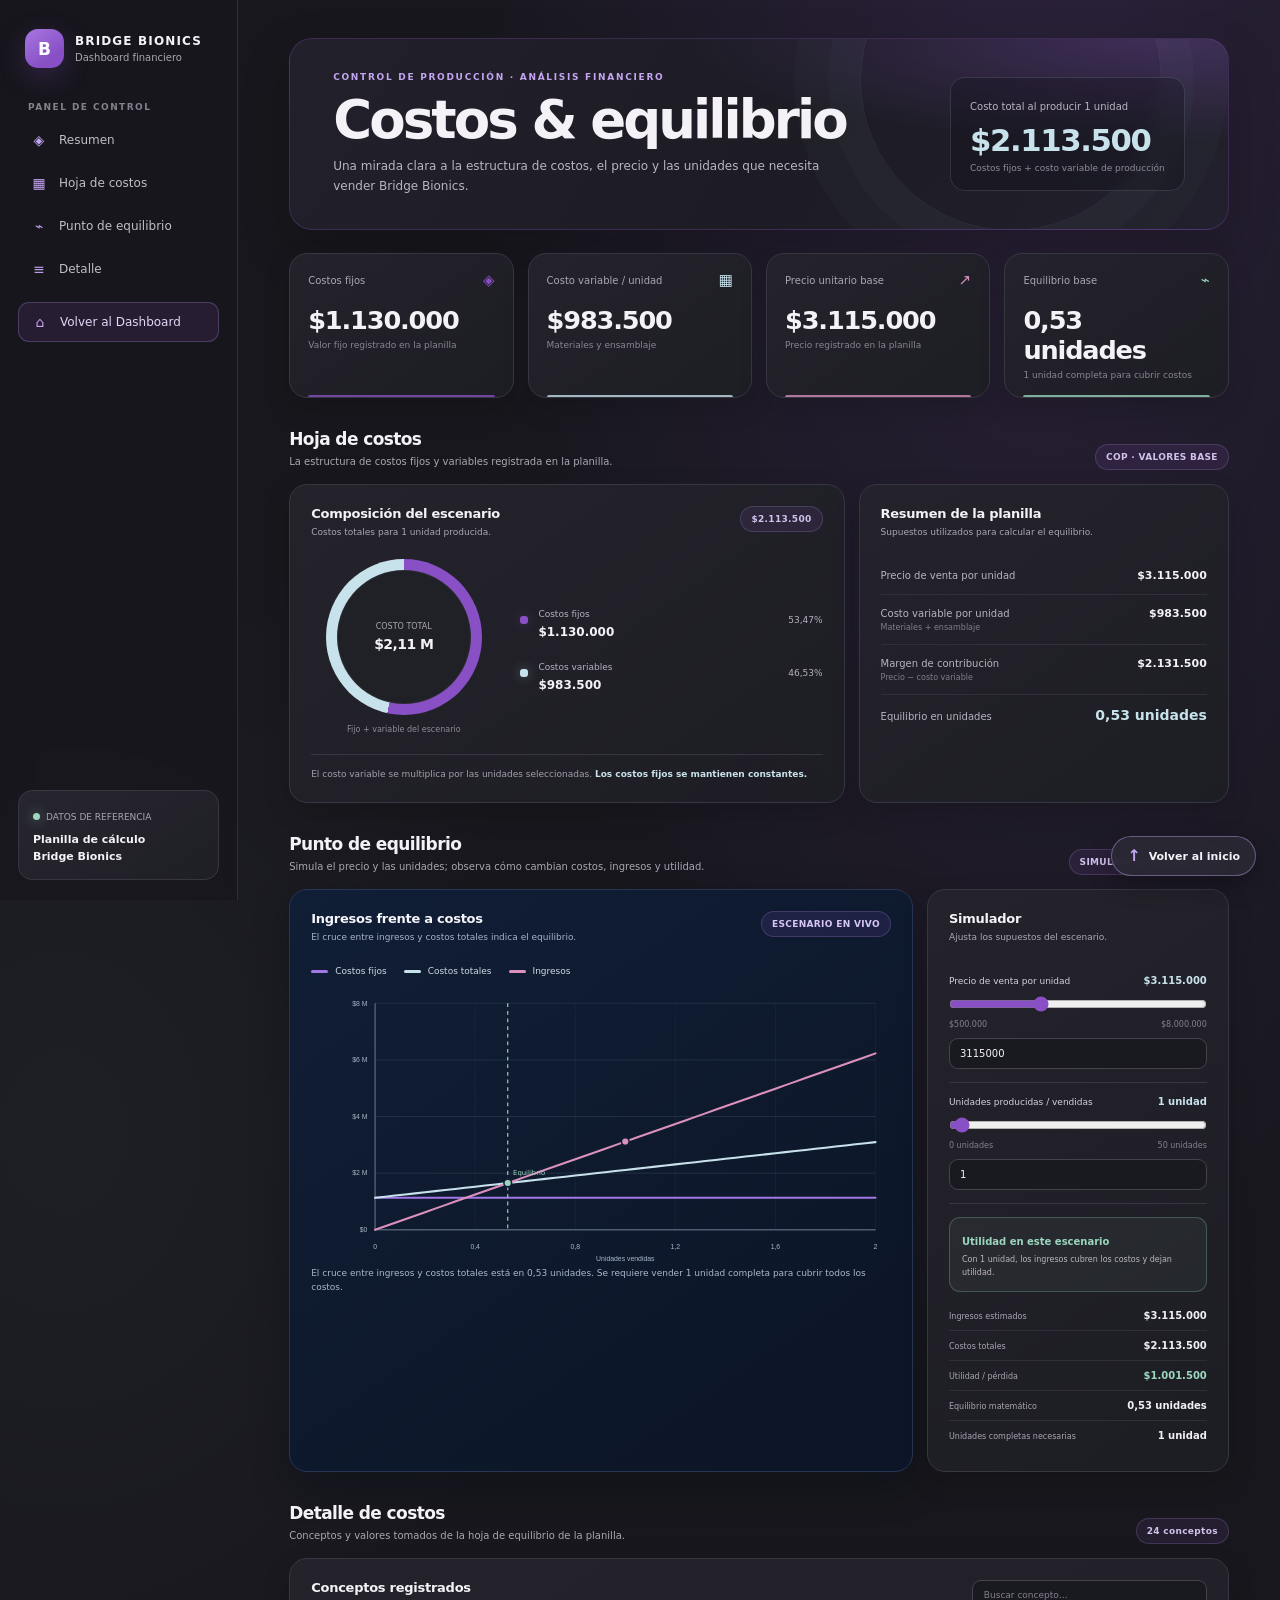
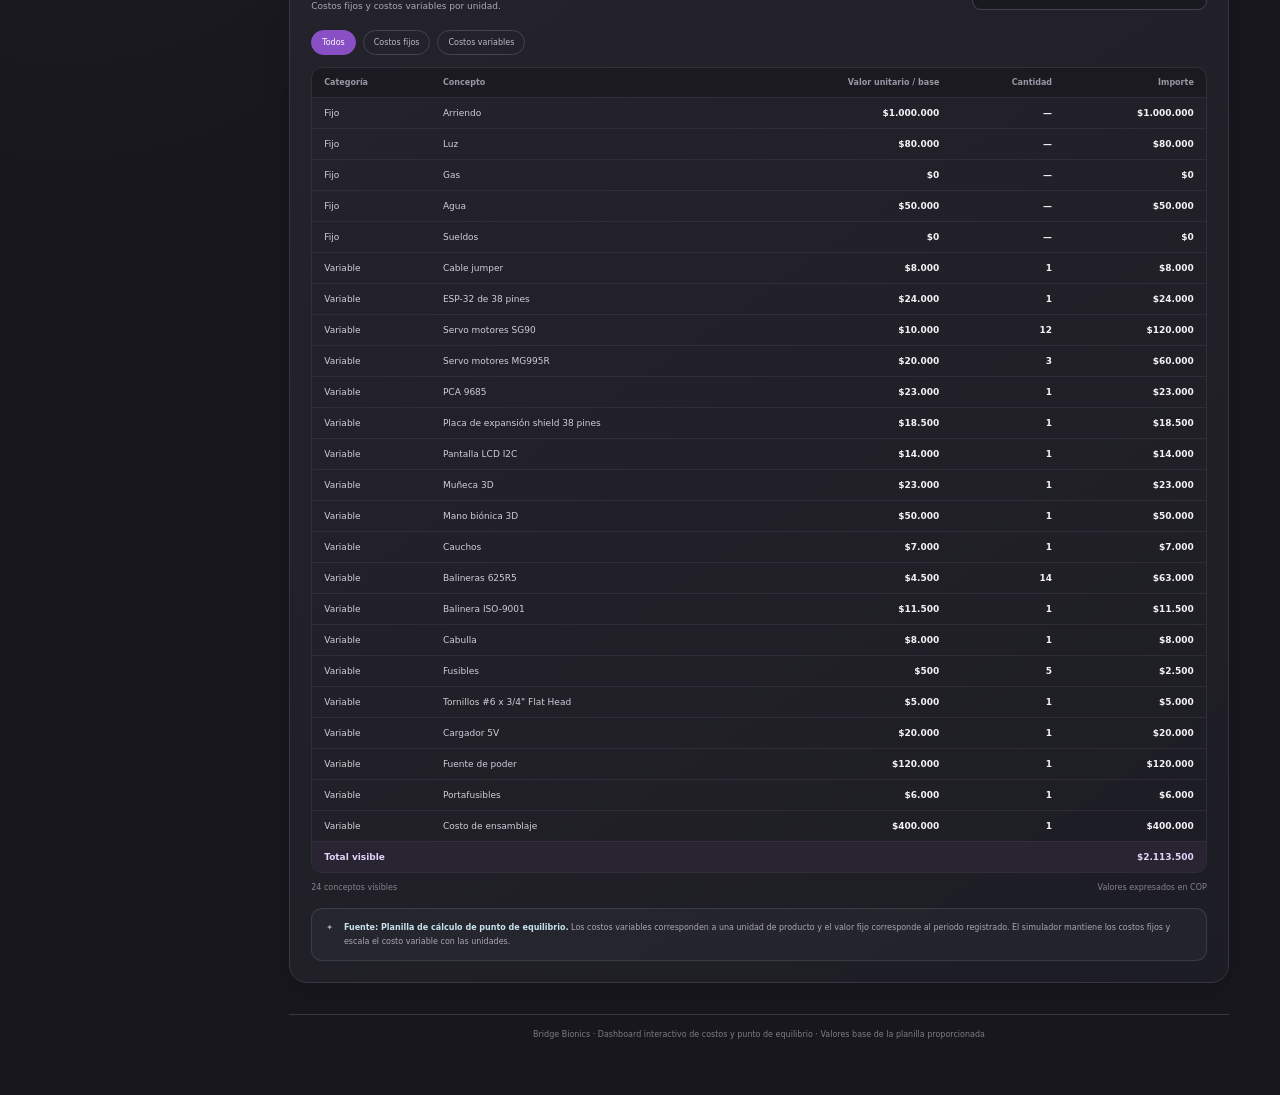
<file: Dashboard_Hoja_de_Costo/index (3).html>
<!doctype html>
<html lang="es">
<head>
  <meta charset="utf-8">
  <meta name="viewport" content="width=device-width, initial-scale=1">
  <meta name="theme-color" content="#17171d">
  <meta name="description" content="Dashboard interactivo de costos de producción y punto de equilibrio de Bridge Bionics.">
  <title>Costos y equilibrio · Bridge Bionics</title>
  <style>
    :root {
      color-scheme: dark;
      --bg: #17171d;
      --surface: #202027;
      --surface-2: #292832;
      --surface-deep: #191920;
      --line: #393643;
      --text: #f4f2f7;
      --muted: #aaa7b3;
      --violet: #8950c6;
      --violet-light: #c4a5f2;
      --blue: #c8e2ec;
      --rose: #dc91bd;
      --amber: #e3b779;
      --green: #9bd6bd;
      --radius: 18px;
      font-family: Inter, Montserrat, ui-sans-serif, system-ui, -apple-system, BlinkMacSystemFont, "Segoe UI", sans-serif;
      scroll-behavior: smooth;
      scroll-padding-top: 28px;
    }
    * { box-sizing: border-box; }
    body {
      min-width: 320px;
      min-height: 100vh;
      margin: 0;
      color: var(--text);
      background:
        radial-gradient(ellipse at 82% -12%, rgba(137,80,198,.19), transparent 38rem),
        radial-gradient(ellipse at 5% 42%, rgba(200,226,236,.045), transparent 32rem),
        var(--bg);
    }
    button, input { font: inherit; }
    button { color: inherit; }
    a { color: inherit; }
    :focus-visible { outline: 2px solid var(--blue); outline-offset: 3px; }
    .app { min-height: 100vh; }
    .sidebar {
      position: fixed;
      inset: 0 auto 0 0;
      z-index: 5;
      display: flex;
      width: 238px;
      flex-direction: column;
      gap: 34px;
      padding: 29px 18px 20px;
      border-right: 1px solid rgba(57,54,67,.75);
      background: rgba(24,23,30,.93);
      backdrop-filter: blur(18px);
    }
    .brand { display: flex; align-items: center; gap: 11px; padding: 0 7px; text-decoration: none; }
    .brand-mark {
      display: grid;
      width: 39px;
      height: 39px;
      place-items: center;
      border-radius: 13px;
      color: #fff;
      background: linear-gradient(145deg, #a777e1, var(--violet) 70%);
      box-shadow: 0 8px 26px rgba(137,80,198,.25);
      font-size: 17px;
      font-weight: 850;
    }
    .brand strong { display: block; font-size: 12px; letter-spacing: .095em; }
    .brand small { display: block; margin-top: 4px; color: var(--muted); font-size: 10px; }
    .nav-label { padding: 0 10px; color: #85818e; font-size: 9px; font-weight: 800; letter-spacing: .16em; text-transform: uppercase; }
    .nav { display: grid; gap: 5px; margin-top: -25px; }
    .nav a {
      display: flex;
      align-items: center;
      gap: 11px;
      padding: 11px 12px;
      border-radius: 11px;
      color: #c1bec9;
      font-size: 12px;
      text-decoration: none;
      transition: background .2s, color .2s, transform .2s;
    }
    .nav a:hover { transform: translateX(2px); color: #fff; background: var(--surface-2); }
    .nav-icon { width: 18px; color: var(--violet-light); text-align: center; font-size: 14px; }
    .nav a.home-link { margin-top: 9px; border: 1px solid rgba(196,165,242,.24); color: #e4d7f7; background: rgba(137,80,198,.13); }
    .nav a.home-link:hover { border-color: rgba(196,165,242,.48); color: #fff; background: rgba(137,80,198,.25); }
    .side-source {
      margin-top: auto;
      padding: 14px;
      border: 1px solid var(--line);
      border-radius: 14px;
      background: linear-gradient(145deg, rgba(41,40,50,.9), rgba(32,32,39,.86));
    }
    .source-dot { display: inline-block; width: 7px; height: 7px; margin-right: 6px; border-radius: 50%; background: var(--green); box-shadow: 0 0 12px rgba(155,214,189,.5); }
    .side-source span { color: var(--muted); font-size: 9px; }
    .side-source strong { display: block; margin-top: 8px; font-size: 11px; line-height: 1.5; }
    main { width: min(1540px, 100% - 238px); margin-left: 238px; padding: 38px clamp(24px, 4vw, 62px) 56px; }
    .hero {
      position: relative;
      display: flex;
      min-height: 192px;
      align-items: center;
      justify-content: space-between;
      gap: 25px;
      overflow: hidden;
      margin-bottom: 23px;
      padding: 30px clamp(24px, 4vw, 43px);
      border: 1px solid rgba(137,80,198,.27);
      border-radius: 23px;
      background:
        radial-gradient(ellipse at 92% 0%, rgba(137,80,198,.29), transparent 38%),
        linear-gradient(120deg, #22202a, #1d1c25 54%, #22202c);
      box-shadow: 0 19px 50px rgba(0,0,0,.19);
    }
    .hero:after {
      position: absolute;
      top: -110px;
      right: 7%;
      width: 300px;
      height: 300px;
      border: 1px solid rgba(200,226,236,.075);
      border-radius: 50%;
      content: "";
      box-shadow: 0 0 0 32px rgba(200,226,236,.018), 0 0 0 66px rgba(200,226,236,.014);
      pointer-events: none;
    }
    .hero-copy, .hero-total { position: relative; z-index: 1; }
    .eyebrow { color: var(--violet-light); font-size: 9px; font-weight: 850; letter-spacing: .19em; text-transform: uppercase; }
    h1 { margin: 11px 0 9px; font-size: clamp(31px, 4.5vw, 53px); letter-spacing: -.055em; line-height: 1.02; }
    .hero p { max-width: 510px; margin: 0; color: #b9b5c1; font-size: 12px; line-height: 1.7; }
    .hero-total { min-width: 205px; padding: 17px 19px; border: 1px solid rgba(200,226,236,.14); border-radius: 15px; background: rgba(12,14,22,.26); backdrop-filter: blur(8px); }
    .hero-total span { color: #b9b5c1; font-size: 10px; }
    .hero-total strong { display: block; margin-top: 8px; color: var(--blue); font-size: clamp(23px, 2.4vw, 31px); letter-spacing: -.045em; font-variant-numeric: tabular-nums; }
    .hero-total small { display: block; margin-top: 5px; color: #908b9a; font-size: 9px; }
    .section { margin-top: 31px; scroll-margin-top: 25px; }
    .section-heading { display: flex; align-items: flex-end; justify-content: space-between; gap: 15px; margin-bottom: 14px; }
    .section-heading h2 { margin: 0; font-size: 17px; letter-spacing: -.035em; }
    .section-heading p { margin: 5px 0 0; color: var(--muted); font-size: 10px; line-height: 1.6; }
    .badge { flex: 0 0 auto; padding: 7px 10px; border: 1px solid rgba(196,165,242,.19); border-radius: 30px; color: #d2c2eb; background: rgba(137,80,198,.12); font-size: 9px; font-weight: 700; letter-spacing: .035em; }
    .grid { display: grid; gap: 14px; }
    .kpis { grid-template-columns: repeat(4, minmax(0,1fr)); }
    .card {
      min-width: 0;
      border: 1px solid var(--line);
      border-radius: var(--radius);
      background: linear-gradient(145deg, rgba(36,35,44,.97), rgba(29,29,36,.98));
      box-shadow: 0 10px 28px rgba(0,0,0,.14);
    }
    .kpi { position: relative; min-height: 123px; overflow: hidden; padding: 17px 18px; transition: transform .25s, border-color .25s, box-shadow .25s; }
    .kpi:hover { transform: translateY(-3px); border-color: color-mix(in srgb, var(--accent) 42%, var(--line)); box-shadow: 0 16px 33px rgba(0,0,0,.24); }
    .kpi:after { position: absolute; right: 18px; bottom: 0; left: 18px; height: 2px; border-radius: 2px 2px 0 0; background: var(--accent); content: ""; opacity: .78; }
    .kpi-head { display: flex; align-items: center; justify-content: space-between; gap: 8px; color: var(--muted); font-size: 10px; }
    .kpi-icon { color: var(--accent); font-size: 15px; }
    .kpi-value { display: block; margin-top: 16px; font-size: clamp(19px, 2vw, 26px); font-weight: 750; letter-spacing: -.045em; font-variant-numeric: tabular-nums; }
    .kpi-caption { display: block; margin-top: 5px; color: #888592; font-size: 9px; }
    .section-grid { grid-template-columns: minmax(0,1.2fr) minmax(280px,.8fr); }
    .panel { padding: 21px; }
    .panel-heading { display: flex; align-items: flex-start; justify-content: space-between; gap: 12px; margin-bottom: 17px; }
    .panel-heading h3 { margin: 0; font-size: 13px; letter-spacing: -.02em; }
    .panel-heading p { margin: 5px 0 0; color: var(--muted); font-size: 9px; line-height: 1.55; }
    .cost-composition { display: grid; grid-template-columns: minmax(130px,.76fr) minmax(0,1.24fr); align-items: center; gap: 24px; min-height: 180px; }
    .donut-wrap { display: grid; justify-items: center; gap: 10px; }
    .donut {
      display: grid;
      width: 156px;
      place-items: center;
      aspect-ratio: 1;
      border-radius: 50%;
      background: conic-gradient(var(--violet) 0 var(--fixed-share, 53%), var(--blue) var(--fixed-share, 53%) 100%);
      position: relative;
      transition: background .5s ease;
    }
    .donut:before { position: absolute; inset: 11px; border: 1px solid rgba(255,255,255,.055); border-radius: 50%; background: #202027; content: ""; }
    .donut-center { z-index: 1; text-align: center; }
    .donut-center span { display: block; color: var(--muted); font-size: 8px; }
    .donut-center strong { display: block; margin-top: 5px; font-size: 14px; letter-spacing: -.04em; }
    .donut-caption { color: #8f8b98; font-size: 8px; text-align: center; }
    .cost-legend { display: grid; gap: 16px; }
    .legend-row { display: grid; grid-template-columns: 9px minmax(0,1fr) auto; align-items: center; gap: 9px; }
    .legend-dot { width: 8px; height: 8px; border-radius: 3px; background: var(--dot); box-shadow: 0 0 12px color-mix(in srgb, var(--dot) 35%, transparent); }
    .legend-row span { color: #b6b2bf; font-size: 9px; }
    .legend-row strong { display: block; margin-top: 4px; font-size: 12px; font-variant-numeric: tabular-nums; }
    .legend-percent { color: #8d8997; font-size: 9px; font-variant-numeric: tabular-nums; }
    .cost-total-note { margin: 17px 0 0; padding-top: 12px; border-top: 1px solid var(--line); color: #a39fac; font-size: 9px; line-height: 1.6; }
    .cost-total-note strong { color: var(--blue); }
    .summary-list { display: grid; gap: 0; }
    .summary-row { display: flex; align-items: baseline; justify-content: space-between; gap: 12px; padding: 12px 0; border-bottom: 1px solid rgba(57,54,67,.7); }
    .summary-row:last-child { border-bottom: 0; }
    .summary-row span { color: #b8b4c0; font-size: 10px; }
    .summary-row strong { color: var(--text); font-size: 11px; font-variant-numeric: tabular-nums; text-align: right; }
    .summary-row.total strong { color: var(--blue); font-size: 14px; }
    .summary-row .sub { display: block; margin-top: 4px; color: #817d89; font-size: 8px; }
    .equilibrium-layout { grid-template-columns: minmax(0,1.55fr) minmax(270px,.75fr); align-items: stretch; }
    .chart-panel { overflow: hidden; border-color: #263653; background: linear-gradient(145deg, #101e36, #0d1628 86%); box-shadow: 0 15px 37px rgba(4,11,24,.27); }
    .chart-panel .panel-heading h3 { color: #f6f5fb; }
    .chart-panel .panel-heading p { color: #a6b2c7; }
    .chart-panel .badge { color: #d7c6f5; border-color: rgba(177,148,238,.22); background: rgba(137,80,198,.14); }
    .chart-legend { display: flex; flex-wrap: wrap; gap: 9px 17px; margin: 0 0 8px; }
    .legend-toggle { display: inline-flex; align-items: center; gap: 7px; padding: 4px 0; border: 0; color: #d2d9e6; background: none; font-size: 9px; cursor: pointer; transition: opacity .2s; }
    .legend-toggle[aria-pressed="false"] { opacity: .38; }
    .line-swatch { width: 17px; height: 3px; border-radius: 3px; background: var(--line-color); }
    .chart-wrap { position: relative; min-height: 255px; }
    #equilibrium-chart { display: block; width: 100%; overflow: visible; }
    .chart-grid { stroke: #27354c; stroke-width: 1; }
    .chart-axis { stroke: #8491a6; stroke-width: 1; }
    .chart-label { fill: #aab7ca; font: 9px Inter, Arial, sans-serif; }
    .chart-label.x { text-anchor: middle; }
    .chart-label.y { text-anchor: end; }
    .chart-line { fill: none; stroke-linecap: round; stroke-linejoin: round; stroke-width: 2.7; transition: opacity .25s; }
    .chart-line.fixed { stroke: #a177e5; }
    .chart-line.total { stroke: var(--blue); }
    .chart-line.revenue { stroke: var(--rose); }
    .chart-series.is-hidden { opacity: 0; pointer-events: none; }
    .chart-dot { cursor: pointer; stroke: #101e36; stroke-width: 2; transition: r .15s; }
    .chart-dot:hover, .chart-dot:focus { r: 6.5; outline: none; }
    .break-even-line { stroke: var(--green); stroke-width: 1.5; stroke-dasharray: 5 5; }
    .loss-area { fill: url(#loss-fill); opacity: .35; }
    .chart-tooltip { position: absolute; z-index: 2; display: none; min-width: 155px; padding: 9px 11px; border: 1px solid #43516a; border-radius: 9px; color: #f7f7fb; background: #101a2d; box-shadow: 0 8px 24px rgba(0,0,0,.3); font-size: 9px; line-height: 1.7; pointer-events: none; }
    .chart-footnote { min-height: 28px; margin: 3px 0 0; color: #aab7ca; font-size: 9px; line-height: 1.6; }
    .scenario-panel { display: flex; flex-direction: column; }
    .scenario-control { padding: 13px 0; border-bottom: 1px solid var(--line); }
    .control-head { display: flex; align-items: center; justify-content: space-between; gap: 8px; margin-bottom: 10px; }
    .control-head label { color: #d6d0dd; font-size: 9px; }
    .control-head output { color: var(--blue); font-size: 10px; font-weight: 750; font-variant-numeric: tabular-nums; }
    input[type="range"] { display: block; width: 100%; margin: 8px 0; accent-color: var(--violet); cursor: pointer; }
    .range-hints { display: flex; justify-content: space-between; color: #85818e; font-size: 8px; }
    .number-input { width: 100%; margin-top: 9px; padding: 9px 10px; border: 1px solid #45414f; border-radius: 9px; color: var(--text); background: var(--surface-deep); font-size: 10px; font-variant-numeric: tabular-nums; }
    .scenario-result { margin-top: 13px; padding: 12px; border: 1px solid rgba(220,145,189,.22); border-radius: 11px; background: rgba(220,145,189,.055); transition: border-color .25s, background .25s; }
    .scenario-result.positive { border-color: rgba(155,214,189,.26); background: rgba(155,214,189,.055); }
    .scenario-result strong { color: #f0c5de; font-size: 10px; }
    .scenario-result.positive strong { color: var(--green); }
    .scenario-result p { margin: 5px 0 0; color: #bcb5c2; font-size: 8px; line-height: 1.55; }
    .scenario-stats { display: grid; gap: 0; margin-top: auto; padding-top: 9px; }
    .scenario-stat { display: flex; align-items: baseline; justify-content: space-between; gap: 8px; padding: 9px 0; border-bottom: 1px solid rgba(57,54,67,.65); }
    .scenario-stat:last-child { border-bottom: 0; }
    .scenario-stat span { color: #a9a5b1; font-size: 8px; }
    .scenario-stat strong { color: #f1eff6; font-size: 10px; font-variant-numeric: tabular-nums; text-align: right; }
    .scenario-stat .profit-negative { color: var(--rose); }
    .scenario-stat .profit-positive { color: var(--green); }
    .table-card { overflow: hidden; }
    .table-top { display: flex; align-items: flex-start; justify-content: space-between; gap: 14px; }
    .table-tools { display: flex; align-items: center; gap: 9px; }
    .search { width: min(235px, 25vw); padding: 9px 11px; border: 1px solid #45414f; border-radius: 9px; color: var(--text); background: var(--surface-deep); font-size: 9px; }
    .search::placeholder { color: #85818e; }
    .filters { display: flex; flex-wrap: wrap; gap: 7px; margin: 16px 0 12px; }
    .filter { padding: 7px 10px; border: 1px solid #45414f; border-radius: 20px; color: #bdb9c5; background: transparent; font-size: 8px; cursor: pointer; transition: background .2s, border-color .2s, color .2s; }
    .filter:hover { border-color: var(--violet-light); color: #fff; }
    .filter.active { border-color: var(--violet); color: #fff; background: var(--violet); }
    .table-scroll { overflow-x: auto; border: 1px solid rgba(57,54,67,.7); border-radius: 11px; }
    table { width: 100%; border-collapse: collapse; font-size: 9px; text-align: left; }
    th { padding: 10px 12px; color: #9995a2; background: #1b1a21; font-size: 8px; font-weight: 700; white-space: nowrap; }
    td { padding: 10px 12px; border-top: 1px solid rgba(57,54,67,.58); color: #d0cdd6; }
    td.amount, th.amount { text-align: right; font-variant-numeric: tabular-nums; white-space: nowrap; }
    td.amount { color: #f4f2f7; font-weight: 650; }
    tbody tr:not(.total-row):hover { background: rgba(137,80,198,.075); }
    .total-row td { color: #e3d3f8; background: #282431; font-weight: 750; }
    .empty-row td { padding: 23px; color: var(--muted); text-align: center; }
    .table-footer { display: flex; justify-content: space-between; gap: 12px; margin-top: 10px; color: #85818e; font-size: 8px; }
    .source-note { display: flex; gap: 11px; align-items: flex-start; margin-top: 16px; padding: 12px 14px; border: 1px solid rgba(200,226,236,.12); border-radius: 11px; color: #aaa7b3; background: rgba(200,226,236,.035); font-size: 8px; line-height: 1.7; }
    .source-note strong { color: var(--blue); }
    .footer { margin-top: 31px; padding-top: 15px; border-top: 1px solid var(--line); color: #7f7b87; font-size: 8px; text-align: center; }
    .back-to-top {
      position: fixed;
      right: 24px;
      bottom: 24px;
      z-index: 4;
      display: inline-flex;
      align-items: center;
      gap: 8px;
      padding: 11px 15px;
      border: 1px solid rgba(196,165,242,.42);
      border-radius: 999px;
      color: #f4f2f7;
      background: rgba(41,40,50,.94);
      box-shadow: 0 8px 24px rgba(0,0,0,.3);
      font-size: 11px;
      font-weight: 700;
      text-decoration: none;
      backdrop-filter: blur(12px);
      transition: border-color .2s, background .2s, transform .2s;
    }
    .back-to-top:hover { transform: translateY(-2px); border-color: var(--violet-light); background: #34313f; }
    .back-to-top span { color: var(--violet-light); font-size: 16px; line-height: 1; }
    .reveal { opacity: 0; transform: translateY(14px); transition: opacity .65s ease, transform .65s cubic-bezier(.2,.7,.2,1); }
    .reveal.is-visible { opacity: 1; transform: translateY(0); }
    .kpis .reveal:nth-child(2) { transition-delay: 70ms; }
    .kpis .reveal:nth-child(3) { transition-delay: 140ms; }
    .kpis .reveal:nth-child(4) { transition-delay: 210ms; }
    @keyframes chart-draw { to { stroke-dashoffset: 0; } }
    .chart-line.animate { stroke-dasharray: var(--dash-length); stroke-dashoffset: var(--dash-length); animation: chart-draw 1.05s cubic-bezier(.2,.7,.2,1) forwards; }
    @media (max-width: 1100px) {
      .sidebar { width: 205px; }
      main { width: calc(100% - 205px); margin-left: 205px; padding-right: 28px; padding-left: 28px; }
      .section-grid { grid-template-columns: minmax(0,1fr) minmax(260px,.88fr); }
      .equilibrium-layout { grid-template-columns: minmax(0,1.35fr) minmax(260px,.85fr); }
      .cost-composition { gap: 14px; }
      .donut { width: 136px; }
    }
    @media (max-width: 820px) {
      :root { scroll-padding-top: 70px; }
      .sidebar { position: sticky; inset: 0 0 auto; width: 100%; height: auto; flex-direction: row; align-items: center; justify-content: space-between; gap: 15px; padding: 11px 18px; border-right: 0; border-bottom: 1px solid var(--line); }
      .brand-mark { width: 34px; height: 34px; }
      .nav-label, .side-source { display: none; }
      .nav { display: flex; gap: 4px; margin: 0; }
      .nav a { padding: 9px 10px; font-size: 9px; }
      main { width: 100%; margin: 0; padding: 24px clamp(16px,4vw,34px) 42px; }
      .section-grid, .equilibrium-layout { grid-template-columns: minmax(0,1fr) minmax(250px,.85fr); }
      .section { scroll-margin-top: 70px; }
    }
    @media (max-width: 620px) {
      .sidebar { gap: 8px; padding: 9px 12px; }
      .brand { gap: 8px; padding: 0; }
      .brand-mark { width: 31px; height: 31px; border-radius: 10px; font-size: 14px; }
      .brand strong { font-size: 9px; }
      .brand small { font-size: 8px; }
      .nav { gap: 1px; }
      .nav a { gap: 5px; padding: 8px 7px; font-size: 8px; }
      .nav a.home-link { margin-top: 0; font-size: 0; }
      .nav-icon { width: auto; font-size: 11px; }
      main { padding-top: 17px; }
      .hero { min-height: 0; align-items: flex-start; flex-direction: column; gap: 19px; padding: 24px 20px; border-radius: 18px; }
      .hero-total { width: 100%; min-width: 0; padding: 12px 14px; }
      .hero-total strong { font-size: 24px; }
      .kpis { grid-template-columns: repeat(2,minmax(0,1fr)); gap: 9px; }
      .kpi { min-height: 108px; padding: 14px; }
      .kpi-value { font-size: clamp(18px,5vw,23px); }
      .section { margin-top: 25px; }
      .section-heading { align-items: flex-start; }
      .section-heading h2 { font-size: 15px; }
      .section-grid, .equilibrium-layout { grid-template-columns: minmax(0,1fr); }
      .panel { padding: 17px; }
      .cost-composition { grid-template-columns: 135px minmax(0,1fr); gap: 15px; }
      .donut { width: 128px; }
      .chart-wrap { min-height: 205px; }
      .table-top { flex-direction: column; }
      .table-tools { width: 100%; }
      .search { width: 100%; }
      .table-scroll { margin-right: -4px; }
      table { min-width: 480px; }
      .back-to-top { right: 14px; bottom: 14px; padding: 10px 13px; }
    }
    @media (max-width: 390px) {
      .nav a { font-size: 0; }
      .nav-icon { font-size: 14px; }
      .cost-composition { grid-template-columns: 112px minmax(0,1fr); gap: 9px; }
      .donut { width: 108px; }
      .donut-center strong { font-size: 12px; }
      .legend-row { gap: 6px; }
      .legend-row span { font-size: 8px; }
    }
    @media (prefers-reduced-motion: reduce) {
      *, *:before, *:after { scroll-behavior: auto !important; animation-duration: .01ms !important; animation-iteration-count: 1 !important; transition-duration: .01ms !important; }
      .reveal { opacity: 1; transform: none; }
    }
  </style>
</head>
<body>
  <div class="app">
    <aside class="sidebar">
      <a class="brand" href="#inicio" aria-label="Bridge Bionics, inicio del dashboard">
        <span class="brand-mark" aria-hidden="true">B</span>
        <span><strong>BRIDGE BIONICS</strong><small>Dashboard financiero</small></span>
      </a>
      <div class="nav-label">Panel de control</div>
      <nav class="nav" aria-label="Navegación del dashboard">
        <a href="#inicio"><span class="nav-icon" aria-hidden="true">◈</span>Resumen</a>
        <a href="#costos"><span class="nav-icon" aria-hidden="true">▦</span>Hoja de costos</a>
        <a href="#equilibrio"><span class="nav-icon" aria-hidden="true">⌁</span>Punto de equilibrio</a>
        <a href="#detalle"><span class="nav-icon" aria-hidden="true">≡</span>Detalle</a>
        <a class="home-link" href="#inicio" aria-label="Volver al Dashboard principal"><span class="nav-icon" aria-hidden="true">⌂</span>Volver al Dashboard</a>
      </nav>
      <div class="side-source"><span><i class="source-dot"></i>DATOS DE REFERENCIA</span><strong>Planilla de cálculo<br>Bridge Bionics</strong></div>
    </aside>

    <main>
      <header class="hero reveal" id="inicio">
        <div class="hero-copy">
          <div class="eyebrow">Control de producción · Análisis financiero</div>
          <h1>Costos &amp; equilibrio</h1>
          <p>Una mirada clara a la estructura de costos, el precio y las unidades que necesita vender Bridge Bionics.</p>
        </div>
        <div class="hero-total">
          <span>Costo total al producir 1 unidad</span>
          <strong id="hero-cost">$2.113.500</strong>
          <small>Costos fijos + costo variable de producción</small>
        </div>
      </header>

      <section class="grid kpis" aria-label="Indicadores principales">
        <article class="card kpi reveal" style="--accent:var(--violet)">
          <div class="kpi-head"><span>Costos fijos</span><span class="kpi-icon" aria-hidden="true">◈</span></div>
          <strong class="kpi-value" id="fixed-kpi">$1.130.000</strong>
          <span class="kpi-caption">Valor fijo registrado en la planilla</span>
        </article>
        <article class="card kpi reveal" style="--accent:var(--blue)">
          <div class="kpi-head"><span>Costo variable / unidad</span><span class="kpi-icon" aria-hidden="true">▦</span></div>
          <strong class="kpi-value" id="variable-kpi">$983.500</strong>
          <span class="kpi-caption">Materiales y ensamblaje</span>
        </article>
        <article class="card kpi reveal" style="--accent:var(--rose)">
          <div class="kpi-head"><span>Precio unitario base</span><span class="kpi-icon" aria-hidden="true">↗</span></div>
          <strong class="kpi-value" id="price-kpi">$3.115.000</strong>
          <span class="kpi-caption">Precio registrado en la planilla</span>
        </article>
        <article class="card kpi reveal" style="--accent:var(--green)">
          <div class="kpi-head"><span>Equilibrio base</span><span class="kpi-icon" aria-hidden="true">⌁</span></div>
          <strong class="kpi-value" id="break-even-kpi">0,53 unidades</strong>
          <span class="kpi-caption" id="break-even-caption">1 unidad completa para cubrir costos</span>
        </article>
      </section>

      <section class="section" id="costos">
        <div class="section-heading reveal">
          <div><h2>Hoja de costos</h2><p>La estructura de costos fijos y variables registrada en la planilla.</p></div>
          <span class="badge">COP · VALORES BASE</span>
        </div>
        <div class="grid section-grid">
          <article class="card panel reveal">
            <div class="panel-heading">
              <div><h3>Composición del escenario</h3><p id="composition-caption">Costos totales para 1 unidad producida.</p></div>
              <span class="badge" id="composition-total">$2.113.500</span>
            </div>
            <div class="cost-composition">
              <div class="donut-wrap">
                <div class="donut" id="cost-donut" role="img" aria-label="Composición del costo total">
                  <div class="donut-center"><span>COSTO TOTAL</span><strong id="donut-total">$2,11 M</strong></div>
                </div>
                <span class="donut-caption">Fijo + variable del escenario</span>
              </div>
              <div class="cost-legend">
                <div class="legend-row">
                  <i class="legend-dot" style="--dot:var(--violet)"></i>
                  <div><span>Costos fijos</span><strong id="composition-fixed">$1.130.000</strong></div>
                  <span class="legend-percent" id="composition-fixed-pct">53,5%</span>
                </div>
                <div class="legend-row">
                  <i class="legend-dot" style="--dot:var(--blue)"></i>
                  <div><span>Costos variables</span><strong id="composition-variable">$983.500</strong></div>
                  <span class="legend-percent" id="composition-variable-pct">46,5%</span>
                </div>
              </div>
            </div>
            <p class="cost-total-note">El costo variable se multiplica por las unidades seleccionadas. <strong>Los costos fijos se mantienen constantes.</strong></p>
          </article>
          <article class="card panel reveal">
            <div class="panel-heading"><div><h3>Resumen de la planilla</h3><p>Supuestos utilizados para calcular el equilibrio.</p></div></div>
            <div class="summary-list">
              <div class="summary-row"><span>Precio de venta por unidad</span><strong id="summary-price">$3.115.000</strong></div>
              <div class="summary-row"><span>Costo variable por unidad<span class="sub">Materiales + ensamblaje</span></span><strong id="summary-variable">$983.500</strong></div>
              <div class="summary-row"><span>Margen de contribución<span class="sub">Precio − costo variable</span></span><strong id="summary-contribution">$2.131.500</strong></div>
              <div class="summary-row total"><span>Equilibrio en unidades</span><strong id="summary-break-even">0,53 unidades</strong></div>
            </div>
          </article>
        </div>
      </section>

      <section class="section" id="equilibrio">
        <div class="section-heading reveal">
          <div><h2>Punto de equilibrio</h2><p>Simula el precio y las unidades; observa cómo cambian costos, ingresos y utilidad.</p></div>
          <span class="badge">SIMULADOR INTERACTIVO</span>
        </div>
        <div class="grid equilibrium-layout">
          <article class="card panel chart-panel reveal">
            <div class="panel-heading">
              <div><h3>Ingresos frente a costos</h3><p>El cruce entre ingresos y costos totales indica el equilibrio.</p></div>
              <span class="badge">ESCENARIO EN VIVO</span>
            </div>
            <div class="chart-legend" role="group" aria-label="Mostrar u ocultar líneas del gráfico">
              <button class="legend-toggle" type="button" data-series="fixed" aria-pressed="true"><i class="line-swatch" style="--line-color:#a177e5"></i>Costos fijos</button>
              <button class="legend-toggle" type="button" data-series="total" aria-pressed="true"><i class="line-swatch" style="--line-color:var(--blue)"></i>Costos totales</button>
              <button class="legend-toggle" type="button" data-series="revenue" aria-pressed="true"><i class="line-swatch" style="--line-color:var(--rose)"></i>Ingresos</button>
            </div>
            <div class="chart-wrap" id="chart-wrap">
              <svg id="equilibrium-chart" viewBox="0 0 760 360" role="img" aria-label="Gráfico de costos fijos, costos totales e ingresos en función de las unidades vendidas"></svg>
              <div class="chart-tooltip" id="chart-tooltip" role="status" aria-live="polite"></div>
            </div>
            <p class="chart-footnote" id="chart-footnote">Con el precio base, el equilibrio se alcanza antes de completar la venta de una unidad.</p>
          </article>
          <aside class="card panel scenario-panel reveal" aria-label="Simulador de escenario">
            <div class="panel-heading"><div><h3>Simulador</h3><p>Ajusta los supuestos del escenario.</p></div></div>
            <div class="scenario-control">
              <div class="control-head"><label for="price-range">Precio de venta por unidad</label><output id="price-output">$3.115.000</output></div>
              <input id="price-range" type="range" min="500000" max="8000000" step="5000" value="3115000" aria-label="Ajustar el precio de venta por unidad">
              <div class="range-hints"><span>$500.000</span><span>$8.000.000</span></div>
              <input class="number-input" id="price-input" type="number" min="0" step="5000" value="3115000" inputmode="numeric" aria-label="Escribir el precio de venta por unidad">
            </div>
            <div class="scenario-control">
              <div class="control-head"><label for="units-range">Unidades producidas / vendidas</label><output id="units-output">1 unidad</output></div>
              <input id="units-range" type="range" min="0" max="50" step="1" value="1" aria-label="Ajustar las unidades producidas y vendidas">
              <div class="range-hints"><span>0 unidades</span><span>50 unidades</span></div>
              <input class="number-input" id="units-input" type="number" min="0" max="50" step="1" value="1" inputmode="numeric" aria-label="Escribir las unidades producidas y vendidas">
            </div>
            <div class="scenario-result positive" id="scenario-result">
              <strong id="scenario-status">Utilidad en este escenario</strong>
              <p id="scenario-copy">Con las unidades seleccionadas, los ingresos superan los costos.</p>
            </div>
            <div class="scenario-stats">
              <div class="scenario-stat"><span>Ingresos estimados</span><strong id="scenario-revenue">$3.115.000</strong></div>
              <div class="scenario-stat"><span>Costos totales</span><strong id="scenario-cost">$2.113.500</strong></div>
              <div class="scenario-stat"><span>Utilidad / pérdida</span><strong id="scenario-profit">$1.001.500</strong></div>
              <div class="scenario-stat"><span>Equilibrio matemático</span><strong id="scenario-break-even">0,53 unidades</strong></div>
              <div class="scenario-stat"><span>Unidades completas necesarias</span><strong id="scenario-whole-units">1 unidad</strong></div>
            </div>
          </aside>
        </div>
      </section>

      <section class="section" id="detalle">
        <div class="section-heading reveal">
          <div><h2>Detalle de costos</h2><p>Conceptos y valores tomados de la hoja de equilibrio de la planilla.</p></div>
          <span class="badge" id="detail-count">24 conceptos</span>
        </div>
        <article class="card panel table-card reveal">
          <div class="table-top">
            <div class="panel-heading" style="margin:0"><div><h3>Conceptos registrados</h3><p id="table-description">Costos fijos y costos variables por unidad.</p></div></div>
            <div class="table-tools"><input class="search" id="cost-search" type="search" placeholder="Buscar concepto…" aria-label="Buscar conceptos de costos"></div>
          </div>
          <div class="filters" role="group" aria-label="Filtrar costos">
            <button class="filter active" type="button" data-filter="all" aria-pressed="true">Todos</button>
            <button class="filter" type="button" data-filter="fixed" aria-pressed="false">Costos fijos</button>
            <button class="filter" type="button" data-filter="variable" aria-pressed="false">Costos variables</button>
          </div>
          <div class="table-scroll">
            <table>
              <thead><tr><th>Categoría</th><th>Concepto</th><th class="amount">Valor unitario / base</th><th class="amount">Cantidad</th><th class="amount">Importe</th></tr></thead>
              <tbody id="cost-rows"></tbody>
            </table>
          </div>
          <div class="table-footer"><span id="visible-count">24 conceptos</span><span>Valores expresados en COP</span></div>
          <div class="source-note"><span aria-hidden="true">✦</span><span><strong>Fuente: Planilla de cálculo de punto de equilibrio.</strong> Los costos variables corresponden a una unidad de producto y el valor fijo corresponde al periodo registrado. El simulador mantiene los costos fijos y escala el costo variable con las unidades.</span></div>
        </article>
      </section>

      <footer class="footer">Bridge Bionics · Dashboard interactivo de costos y punto de equilibrio · Valores base de la planilla proporcionada</footer>
    </main>
  </div>
  <a class="back-to-top" href="#inicio" aria-label="Volver al inicio de la dashboard">
    <span aria-hidden="true">↑</span>Volver al inicio
  </a>

  <script>
    const fixedCosts = [
      {name:"Arriendo", amount:1000000},
      {name:"Luz", amount:80000},
      {name:"Gas", amount:0},
      {name:"Agua", amount:50000},
      {name:"Sueldos", amount:0}
    ];
    const variableCosts = [
      {name:"Cable jumper", unitValue:8000, quantity:1},
      {name:"ESP-32 de 38 pines", unitValue:24000, quantity:1},
      {name:"Servo motores SG90", unitValue:10000, quantity:12},
      {name:"Servo motores MG995R", unitValue:20000, quantity:3},
      {name:"PCA 9685", unitValue:23000, quantity:1},
      {name:"Placa de expansión shield 38 pines", unitValue:18500, quantity:1},
      {name:"Pantalla LCD I2C", unitValue:14000, quantity:1},
      {name:"Muñeca 3D", unitValue:23000, quantity:1},
      {name:"Mano biónica 3D", unitValue:50000, quantity:1},
      {name:"Cauchos", unitValue:7000, quantity:1},
      {name:"Balineras 625R5", unitValue:4500, quantity:14},
      {name:"Balinera ISO-9001", unitValue:11500, quantity:1},
      {name:"Cabulla", unitValue:8000, quantity:1},
      {name:"Fusibles", unitValue:500, quantity:5},
      {name:'Tornillos #6 x 3/4" Flat Head', unitValue:5000, quantity:1},
      {name:"Cargador 5V", unitValue:20000, quantity:1},
      {name:"Fuente de poder", unitValue:120000, quantity:1},
      {name:"Portafusibles", unitValue:6000, quantity:1},
      {name:"Costo de ensamblaje", unitValue:400000, quantity:1}
    ].map(item => ({...item, amount:item.unitValue * item.quantity}));
    const basePrice = 3115000;
    const fixedTotal = fixedCosts.reduce((sum, item) => sum + item.amount, 0);
    const variableTotal = variableCosts.reduce((sum, item) => sum + item.amount, 0);
    const money = value => "$" + new Intl.NumberFormat("es-CO", {maximumFractionDigits:0}).format(Math.round(value));
    const numberFormat = new Intl.NumberFormat("es-CO", {maximumFractionDigits:2});
    const formatUnits = value => numberFormat.format(value);
    const fixedRows = fixedCosts.map(item => ({...item, category:"fixed", unitValue:item.amount, quantity:"—"}));
    let activeFilter = "all";
    const hiddenSeries = new Set();
    const priceInput = document.getElementById("price-input");
    const unitsInput = document.getElementById("units-input");
    const priceRange = document.getElementById("price-range");
    const unitsRange = document.getElementById("units-range");
    const chart = document.getElementById("equilibrium-chart");
    const chartWrap = document.getElementById("chart-wrap");
    const tooltip = document.getElementById("chart-tooltip");
    const reduceMotion = window.matchMedia("(prefers-reduced-motion: reduce)").matches;

    function scenarioValues() {
      const price = Math.max(0, Number(priceInput.value) || 0);
      const units = Math.min(50, Math.max(0, Number(unitsInput.value) || 0));
      const contribution = price - variableTotal;
      const breakEvenUnits = contribution > 0 ? fixedTotal / contribution : null;
      const revenue = price * units;
      const totalCost = fixedTotal + variableTotal * units;
      return {price, units, contribution, breakEvenUnits, revenue, totalCost, profit:revenue-totalCost};
    }

    function updateScenario() {
      const value = scenarioValues();
      const feasible = value.breakEvenUnits !== null;
      const wholeUnits = feasible ? Math.ceil(value.breakEvenUnits) : null;
      const positive = value.profit >= 0;
      document.getElementById("price-output").textContent = money(value.price);
      document.getElementById("units-output").textContent = `${formatUnits(value.units)} ${value.units === 1 ? "unidad" : "unidades"}`;
      document.getElementById("price-kpi").textContent = money(value.price);
      document.getElementById("hero-cost").textContent = money(value.totalCost);
      document.getElementById("break-even-kpi").textContent = feasible ? `${formatUnits(value.breakEvenUnits)} unidades` : "No alcanzable";
      document.getElementById("break-even-caption").textContent = feasible
        ? `${wholeUnits} ${wholeUnits === 1 ? "unidad completa" : "unidades completas"} para cubrir costos`
        : "El precio debe superar el costo variable";
      document.getElementById("summary-price").textContent = money(value.price);
      document.getElementById("summary-variable").textContent = money(variableTotal);
      document.getElementById("summary-contribution").textContent = `${value.contribution < 0 ? "−" : ""}${money(Math.abs(value.contribution))}`;
      document.getElementById("summary-break-even").textContent = feasible ? `${formatUnits(value.breakEvenUnits)} unidades` : "No alcanzable";
      document.getElementById("scenario-result").classList.toggle("positive", positive);
      document.getElementById("scenario-status").textContent = positive ? "Utilidad en este escenario" : "Pérdida en este escenario";
      const missingUnits = Math.max(0, wholeUnits-value.units);
      document.getElementById("scenario-copy").textContent = feasible
        ? positive
          ? `Con ${formatUnits(value.units)} ${value.units === 1 ? "unidad" : "unidades"}, los ingresos cubren los costos y dejan utilidad.`
          : missingUnits === 1
            ? "Falta 1 unidad completa para alcanzar el equilibrio."
            : `Faltan ${formatUnits(missingUnits)} unidades completas para alcanzar el equilibrio.`
        : "El precio no cubre el costo variable por unidad. Aumentar las ventas no alcanza el equilibrio.";
      document.getElementById("scenario-revenue").textContent = money(value.revenue);
      document.getElementById("scenario-cost").textContent = money(value.totalCost);
      const profitNode = document.getElementById("scenario-profit");
      profitNode.textContent = `${value.profit < 0 ? "−" : ""}${money(Math.abs(value.profit))}`;
      profitNode.classList.toggle("profit-negative", value.profit < 0);
      profitNode.classList.toggle("profit-positive", value.profit >= 0);
      document.getElementById("scenario-break-even").textContent = feasible ? `${formatUnits(value.breakEvenUnits)} unidades` : "No alcanzable";
      document.getElementById("scenario-whole-units").textContent = feasible ? `${wholeUnits} ${wholeUnits === 1 ? "unidad" : "unidades"}` : "No alcanzable";
      updateComposition(value);
      updateChart(value);
    }

    function updateComposition(value) {
      const variableScenario = variableTotal * value.units;
      const total = fixedTotal + variableScenario;
      const fixedShare = total ? fixedTotal / total * 100 : 0;
      document.getElementById("composition-caption").textContent = `Costos totales para ${formatUnits(value.units)} ${value.units === 1 ? "unidad producida" : "unidades producidas"}.`;
      document.getElementById("composition-total").textContent = money(total);
      document.getElementById("donut-total").textContent = shortMoney(total);
      document.getElementById("cost-donut").style.setProperty("--fixed-share", `${fixedShare}%`);
      document.getElementById("cost-donut").setAttribute("aria-label", `Composición del costo total de ${money(total)}: costos fijos ${money(fixedTotal)} y costos variables ${money(variableScenario)}`);
      document.getElementById("composition-fixed").textContent = money(fixedTotal);
      document.getElementById("composition-variable").textContent = money(variableScenario);
      document.getElementById("composition-fixed-pct").textContent = `${numberFormat.format(fixedShare)}%`;
      document.getElementById("composition-variable-pct").textContent = `${numberFormat.format(100-fixedShare)}%`;
    }

    function shortMoney(value) {
      if (Math.abs(value) >= 1000000) return `$${numberFormat.format(value/1000000)} M`;
      if (Math.abs(value) >= 1000) return `$${numberFormat.format(value/1000)} mil`;
      return money(value);
    }

    function niceStep(value) {
      const magnitude = 10 ** Math.floor(Math.log10(Math.max(1, value)));
      const fraction = value / magnitude;
      const nice = fraction <= 1 ? 1 : fraction <= 2 ? 2 : fraction <= 5 ? 5 : 10;
      return nice * magnitude;
    }

    function updateChart(value) {
      const width = 760, height = 360;
      const margin = {top:20, right:20, bottom:43, left:84};
      const plotWidth = width-margin.left-margin.right;
      const plotHeight = height-margin.top-margin.bottom;
      const equilibriumEnd = value.breakEvenUnits === null ? 5 : value.breakEvenUnits*1.3;
      const xMax = Math.min(100, Math.max(2, Math.ceil(Math.max(equilibriumEnd, value.units*1.12)*2)/2));
      const maxValue = Math.max(fixedTotal+variableTotal*xMax, value.price*xMax);
      const yStep = niceStep(maxValue/4);
      const yMax = Math.ceil(maxValue/yStep)*yStep;
      const x = units => margin.left+units/xMax*plotWidth;
      const y = amount => margin.top+plotHeight-amount/yMax*plotHeight;
      const parts = ['<defs><linearGradient id="loss-fill" x1="0" x2="0" y1="0" y2="1"><stop offset="0" stop-color="#dc91bd" stop-opacity=".35"/><stop offset="1" stop-color="#dc91bd" stop-opacity=".02"/></linearGradient></defs>'];
      for (let tick=0;tick<=yMax;tick+=yStep) {
        const py=y(tick);
        parts.push(`<line class="chart-grid" x1="${margin.left}" x2="${width-margin.right}" y1="${py}" y2="${py}"/>`);
        parts.push(`<text class="chart-label y" x="${margin.left-10}" y="${py+3}">${shortMoney(tick)}</text>`);
      }
      for (let index=0;index<=5;index++) {
        const units=xMax*index/5, px=x(units);
        parts.push(`<line class="chart-grid" x1="${px}" x2="${px}" y1="${margin.top}" y2="${margin.top+plotHeight}" opacity=".42"/>`);
        parts.push(`<text class="chart-label x" x="${px}" y="${height-18}">${formatUnits(units)}</text>`);
      }
      parts.push(`<line class="chart-axis" x1="${margin.left}" x2="${width-margin.right}" y1="${margin.top+plotHeight}" y2="${margin.top+plotHeight}"/>`);
      parts.push(`<line class="chart-axis" x1="${margin.left}" x2="${margin.left}" y1="${margin.top}" y2="${margin.top+plotHeight}"/>`);
      parts.push(`<text class="chart-label x" x="${margin.left+plotWidth/2}" y="${height-2}">Unidades vendidas</text>`);
      const samples=Array.from({length:51},(_,index)=>xMax*index/50);
      const fixedPath=samples.map((units,index)=>`${index?"L":"M"}${x(units)},${y(fixedTotal)}`).join(" ");
      const totalPath=samples.map((units,index)=>`${index?"L":"M"}${x(units)},${y(fixedTotal+variableTotal*units)}`).join(" ");
      const revenuePath=samples.map((units,index)=>`${index?"L":"M"}${x(units)},${y(value.price*units)}`).join(" ");
      if (value.breakEvenUnits===null) {
        const lossPath=samples.map((units,index)=>`${index?"L":"M"}${x(units)},${y(fixedTotal+variableTotal*units)}`).join(" ")
          +samples.slice().reverse().map(units=>`L${x(units)},${y(value.price*units)}`).join(" ")+" Z";
        parts.push(`<path class="loss-area" d="${lossPath}"/>`);
      }
      const series=[
        ["fixed",fixedPath,`Costos fijos · ${money(fixedTotal)}`],
        ["total",totalPath,"Costos totales"],
        ["revenue",revenuePath,"Ingresos"]
      ];
      for (const [key,path,label] of series) {
        const dashLength=Math.ceil(path.length*1.3);
        parts.push(`<g class="chart-series${hiddenSeries.has(key)?" is-hidden":""}" data-chart-series="${key}"><path class="chart-line ${key}${reduceMotion?"":" animate"}" style="--dash-length:${dashLength}px" d="${path}"><title>${label}</title></path></g>`);
      }
      if (value.breakEvenUnits!==null && value.breakEvenUnits<=xMax) {
        const bx=x(value.breakEvenUnits), by=y(value.price*value.breakEvenUnits);
        parts.push(`<line class="break-even-line" x1="${bx}" x2="${bx}" y1="${margin.top}" y2="${margin.top+plotHeight}"/>`);
        const requiredUnits=Math.ceil(value.breakEvenUnits);
        parts.push(`<circle class="chart-dot" data-equilibrium="${value.breakEvenUnits}" cx="${bx}" cy="${by}" r="5" fill="var(--green)" tabindex="0" role="button" aria-label="Punto de equilibrio: ${formatUnits(value.breakEvenUnits)} unidades. Activar para simular ${requiredUnits} ${requiredUnits===1?"unidad":"unidades"}"><title>Punto de equilibrio · ${formatUnits(value.breakEvenUnits)} unidades · ${money(value.price*value.breakEvenUnits)}</title></circle>`);
        parts.push(`<text x="${Math.min(bx+7,width-margin.right-69)}" y="${by-10}" fill="var(--green)" font-size="9">Equilibrio</text>`);
      }
      const selectedX=x(value.units), selectedY=y(value.price*value.units);
      const selectedUnitLabel=value.units===1?"unidad":"unidades";
      parts.push(`<circle class="chart-dot" data-units="${value.units}" cx="${selectedX}" cy="${selectedY}" r="5" fill="var(--rose)" tabindex="0" role="button" aria-label="Ingresos para ${formatUnits(value.units)} ${selectedUnitLabel}: ${money(value.revenue)}. Activar para seleccionar"><title>${formatUnits(value.units)} ${selectedUnitLabel} · ingresos ${money(value.revenue)} · costos ${money(value.totalCost)}</title></circle>`);
      chart.innerHTML=parts.join("");
      chart.querySelectorAll("[data-units], [data-equilibrium]").forEach(point=>{
        point.addEventListener("pointerenter",event=>showTooltip(point,event));
        point.addEventListener("pointermove",event=>moveTooltip(event));
        point.addEventListener("pointerleave",hideTooltip);
        point.addEventListener("focus",()=>showTooltip(point));
        point.addEventListener("blur",hideTooltip);
        point.addEventListener("click",()=>selectChartPoint(point));
        point.addEventListener("keydown",event=>{
          if(event.key==="Enter"||event.key===" "){event.preventDefault();selectChartPoint(point);}
        });
      });
      document.getElementById("chart-footnote").textContent=value.breakEvenUnits===null
        ? "Con este precio, los ingresos crecen más despacio que los costos variables: no hay un punto de equilibrio alcanzable."
        : value.breakEvenUnits>100
          ? `El equilibrio matemático está en ${formatUnits(value.breakEvenUnits)} unidades, fuera del rango visual de 100 unidades.`
          : `El cruce entre ingresos y costos totales está en ${formatUnits(value.breakEvenUnits)} unidades. Se requiere vender ${Math.ceil(value.breakEvenUnits)} ${Math.ceil(value.breakEvenUnits)===1?"unidad completa":"unidades completas"} para cubrir todos los costos.`;
      tooltip.style.display="none";
    }

    function showTooltip(point,event) {
      const units=Number(point.dataset.units ?? point.dataset.equilibrium);
      const equilibrium=point.hasAttribute("data-equilibrium");
      const revenue=money(scenarioValues().price*units);
      const totalCost=money(fixedTotal+variableTotal*units);
      tooltip.innerHTML=equilibrium
        ? `<strong>Punto de equilibrio</strong><br>${formatUnits(units)} unidades<br>Ingresos y costos: ${revenue}`
        : `<strong>${formatUnits(units)} ${units===1?"unidad":"unidades"}</strong><br>Ingresos: ${revenue}<br>Costos: ${totalCost}`;
      tooltip.style.display="block";
      if(event) moveTooltip(event);
      else {
        const bounds=point.getBoundingClientRect(), container=chartWrap.getBoundingClientRect();
        positionTooltip(bounds.left-container.left+bounds.width/2,bounds.top-container.top);
      }
    }

    function moveTooltip(event) {
      const bounds=chartWrap.getBoundingClientRect();
      positionTooltip(event.clientX-bounds.left+12,event.clientY-bounds.top-10);
    }

    function positionTooltip(left,top) {
      const maxLeft=chartWrap.clientWidth-tooltip.offsetWidth-8;
      tooltip.style.left=`${Math.max(5,Math.min(left,maxLeft))}px`;
      tooltip.style.top=`${Math.max(4,top-tooltip.offsetHeight)}px`;
    }

    function hideTooltip() { tooltip.style.display="none"; }

    function selectChartPoint(point) {
      const units=point.hasAttribute("data-equilibrium")
        ? Math.ceil(Number(point.dataset.equilibrium))
        : Number(point.dataset.units);
      unitsInput.value=String(Math.min(50,Math.max(0,units)));
      unitsRange.value=unitsInput.value;
      updateScenario();
    }

    function renderTable() {
      const query=document.getElementById("cost-search").value.trim().toLocaleLowerCase("es");
      const allRows=[...fixedRows,...variableCosts.map(item=>({...item,category:"variable"}))];
      const rows=allRows.filter(item=>(activeFilter==="all"||item.category===activeFilter)&&item.name.toLocaleLowerCase("es").includes(query));
      const body=document.getElementById("cost-rows");
      if(!rows.length) {
        body.innerHTML='<tr class="empty-row"><td colspan="5">No hay conceptos que coincidan con la búsqueda.</td></tr>';
      } else {
        body.innerHTML=rows.map(item=>`<tr><td>${item.category==="fixed"?"Fijo":"Variable"}</td><td>${escapeHtml(item.name)}</td><td class="amount">${money(item.unitValue)}</td><td class="amount">${item.quantity}</td><td class="amount">${money(item.amount)}</td></tr>`).join("");
        const total=rows.reduce((sum,item)=>sum+item.amount,0);
        body.insertAdjacentHTML("beforeend",`<tr class="total-row"><td colspan="4">Total ${activeFilter==="fixed"?"de costos fijos":activeFilter==="variable"?"de costos variables":"visible"}</td><td class="amount">${money(total)}</td></tr>`);
      }
      document.getElementById("visible-count").textContent=`${rows.length} ${rows.length===1?"concepto":"conceptos"} visibles`;
      document.getElementById("table-description").textContent=activeFilter==="all"
        ?"Costos fijos y costos variables por unidad."
        :activeFilter==="fixed"?"Gastos fijos registrados para el periodo.":"Importes variables registrados para una unidad de producto.";
    }

    function escapeHtml(value) {
      return String(value).replace(/[&<>"']/g,char=>({"&":"&amp;","<":"&lt;",">":"&gt;",'"':"&quot;","'":"&#39;"}[char]));
    }

    priceRange.addEventListener("input",()=>{
      priceInput.value=priceRange.value;
      updateScenario();
    });
    priceInput.addEventListener("input",()=>{
      const price=Number(priceInput.value);
      if(Number.isFinite(price)&&price>=0) {
        priceRange.value=String(Math.min(Number(priceRange.max),Math.max(Number(priceRange.min),price)));
        updateScenario();
      }
    });
    priceInput.addEventListener("change",()=>{
      const price=Math.max(0,Number(priceInput.value)||0);
      priceInput.value=String(price);
      priceRange.value=String(Math.min(Number(priceRange.max),Math.max(Number(priceRange.min),price)));
      updateScenario();
    });
    unitsRange.addEventListener("input",()=>{
      unitsInput.value=unitsRange.value;
      updateScenario();
    });
    unitsInput.addEventListener("input",()=>{
      const units=Number(unitsInput.value);
      if(Number.isFinite(units)&&units>=0&&units<=50) {
        unitsRange.value=String(units);
        updateScenario();
      }
    });
    unitsInput.addEventListener("change",()=>{
      const units=Math.min(50,Math.max(0,Math.floor(Number(unitsInput.value)||0)));
      unitsInput.value=String(units);
      unitsRange.value=String(units);
      updateScenario();
    });
    document.querySelectorAll(".legend-toggle").forEach(button=>{
      button.addEventListener("click",()=>{
        const key=button.dataset.series;
        const visible=button.getAttribute("aria-pressed")==="true";
        button.setAttribute("aria-pressed",String(!visible));
        if(visible) hiddenSeries.add(key); else hiddenSeries.delete(key);
        chart.querySelector(`[data-chart-series="${key}"]`)?.classList.toggle("is-hidden",visible);
      });
    });
    document.querySelectorAll(".filter").forEach(button=>{
      button.addEventListener("click",()=>{
        activeFilter=button.dataset.filter;
        document.querySelectorAll(".filter").forEach(item=>{
          const active=item===button;
          item.classList.toggle("active",active);
          item.setAttribute("aria-pressed",String(active));
        });
        renderTable();
      });
    });
    document.getElementById("cost-search").addEventListener("input",renderTable);

    document.querySelectorAll(".home-link, .back-to-top").forEach(link=>{
      link.addEventListener("click",event=>{
        if(window.parent===window) return;
        event.preventDefault();
        const targetOrigin=window.location.protocol==="file:"?"*":window.location.origin;
        window.parent.postMessage({type:"bridge-bionics:close-dashboard"},targetOrigin);
      });
    });

    const revealObserver=new IntersectionObserver(entries=>{
      entries.forEach(entry=>{
        if(entry.isIntersecting) {
          entry.target.classList.add("is-visible");
          revealObserver.unobserve(entry.target);
        }
      });
    },{threshold:.12});
    document.querySelectorAll(".reveal").forEach(element=>revealObserver.observe(element));

    document.getElementById("fixed-kpi").textContent=money(fixedTotal);
    document.getElementById("variable-kpi").textContent=money(variableTotal);
    document.getElementById("detail-count").textContent=`${fixedRows.length+variableCosts.length} conceptos`;
    priceInput.value=String(basePrice);
    priceRange.value=String(basePrice);
    updateScenario();
    renderTable();
  </script>
</body>
</html>
</file>
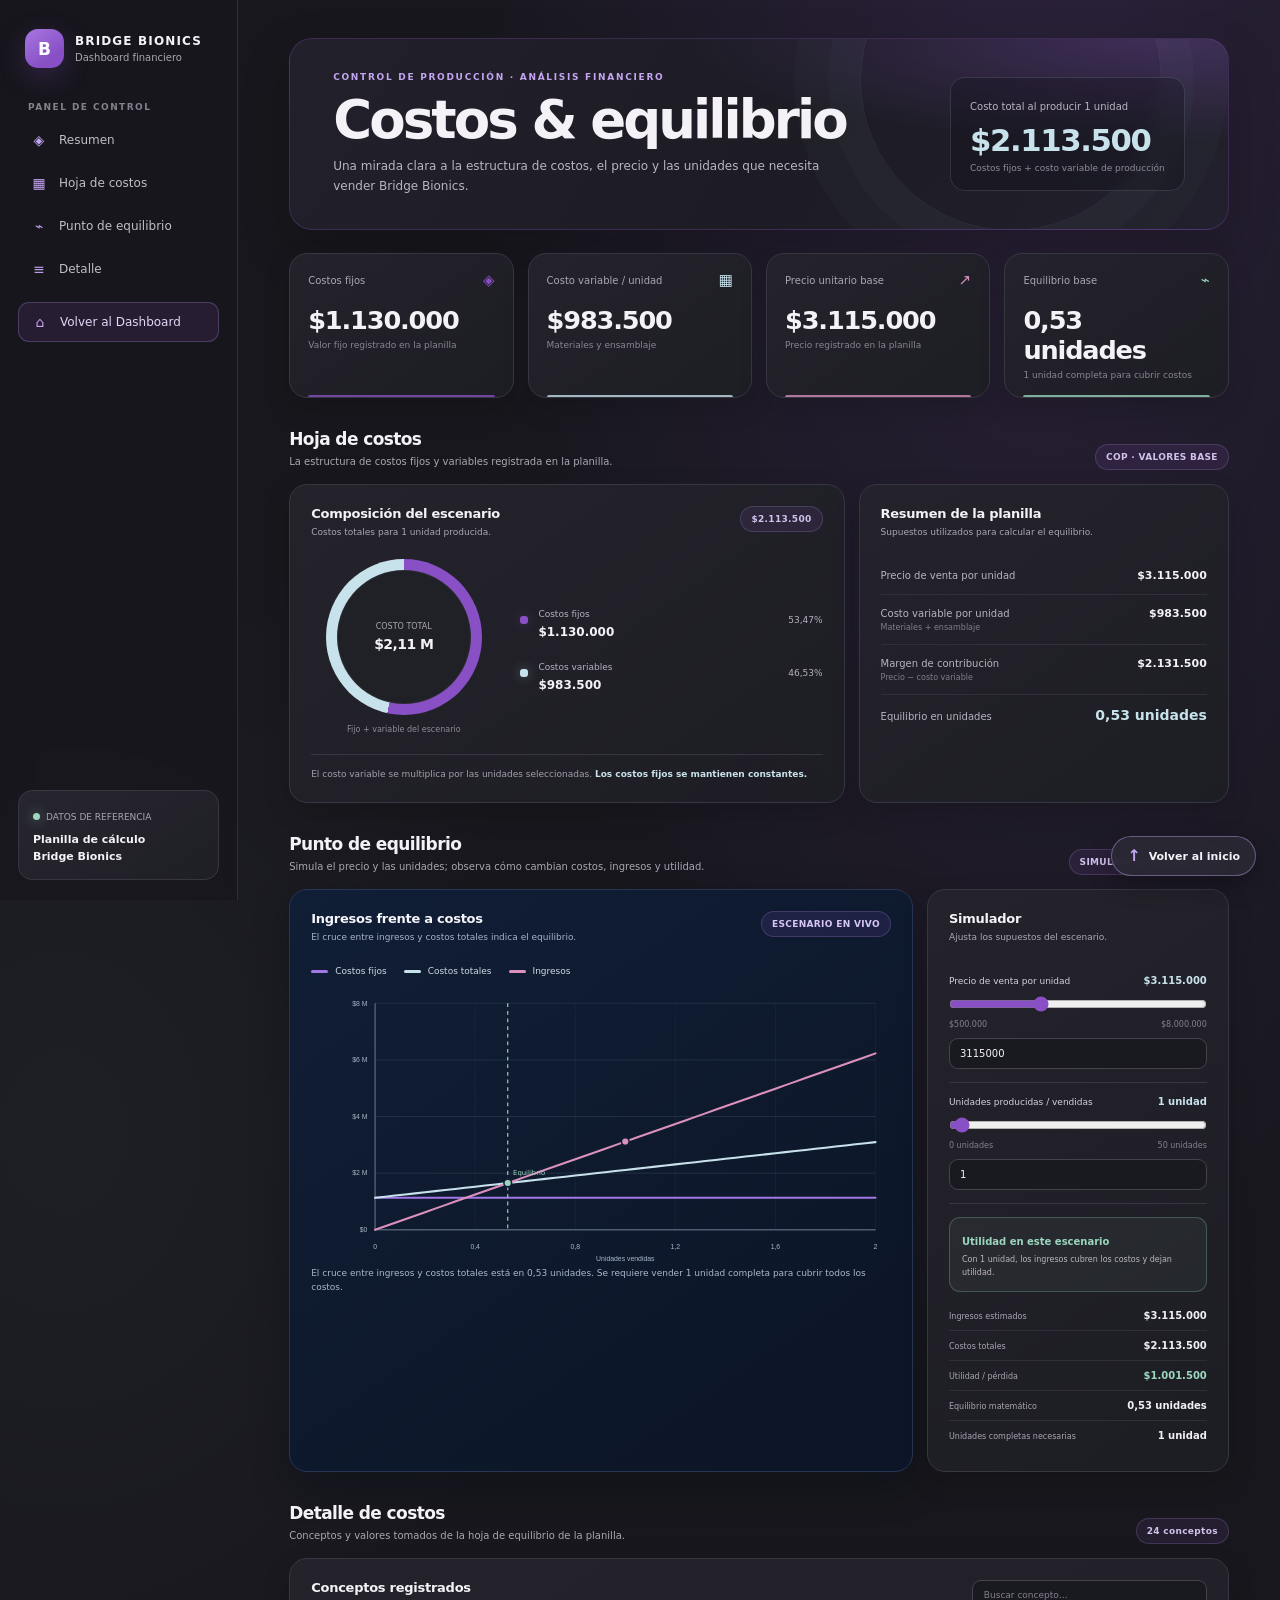
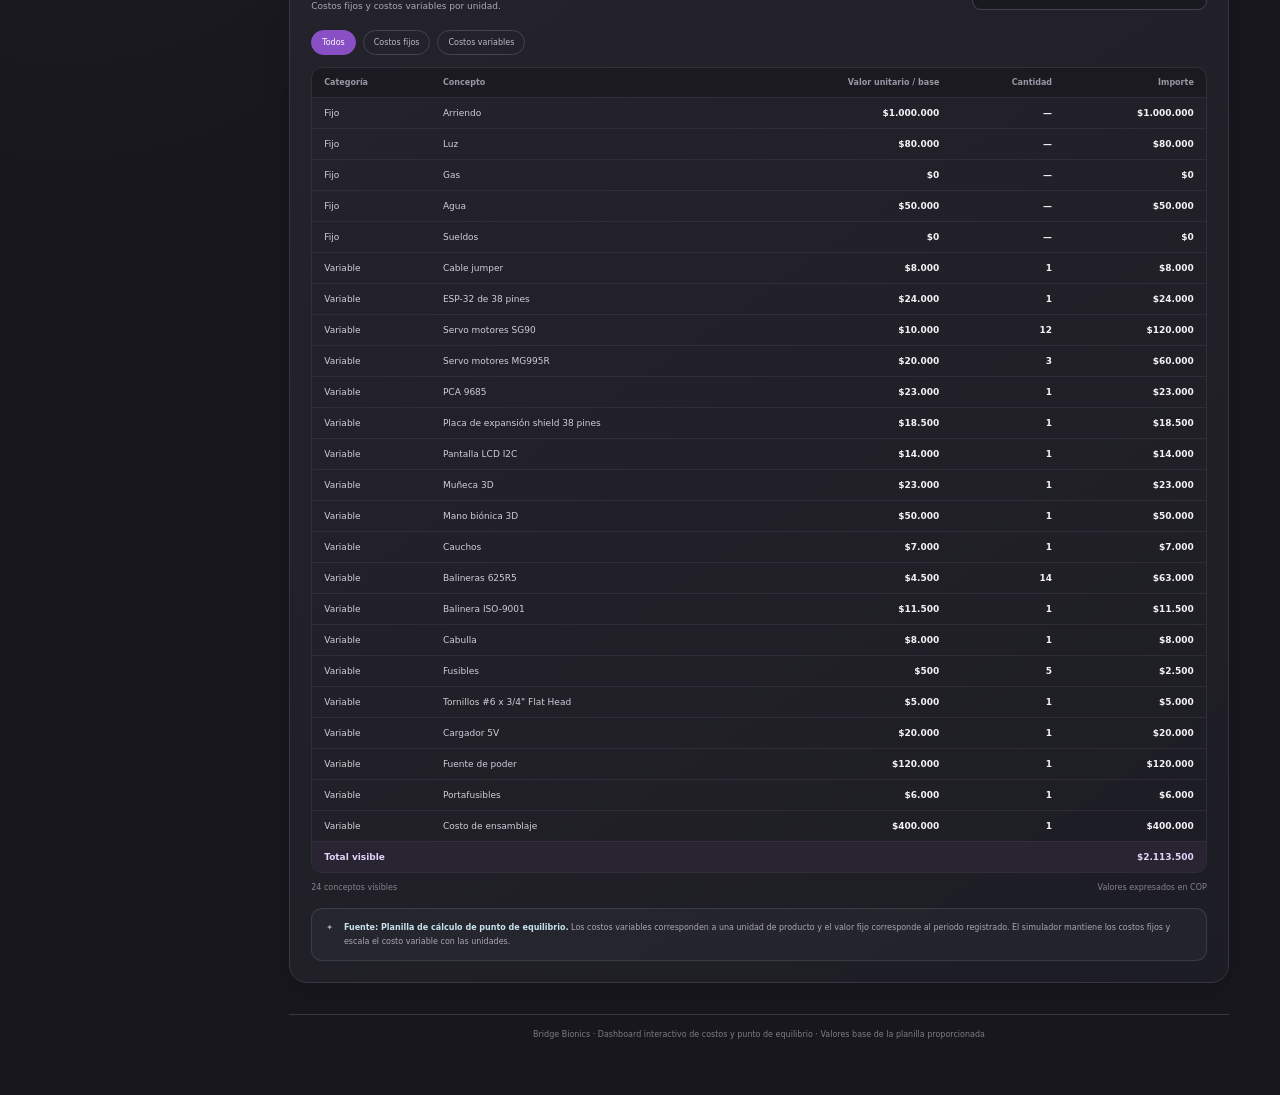
<file: Dashboard_Hoja_de_Costo/index_equilibrio.html>
<!doctype html>
<html lang="es">
<head>
  <meta charset="utf-8">
  <meta http-equiv="refresh" content="0;url=index%20(3).html#inicio">
  <meta name="viewport" content="width=device-width, initial-scale=1">
  <title>Dashboard financiero · Bridge Bionics</title>
</head>
<body>
  <p>El dashboard de costos y punto de equilibrio ahora está integrado en una sola página.</p>
  <p><a href="index%20(3).html#inicio">Abrir dashboard financiero</a></p>
  <script>location.replace("index%20(3).html#inicio");</script>
</body>
</html>
</file>
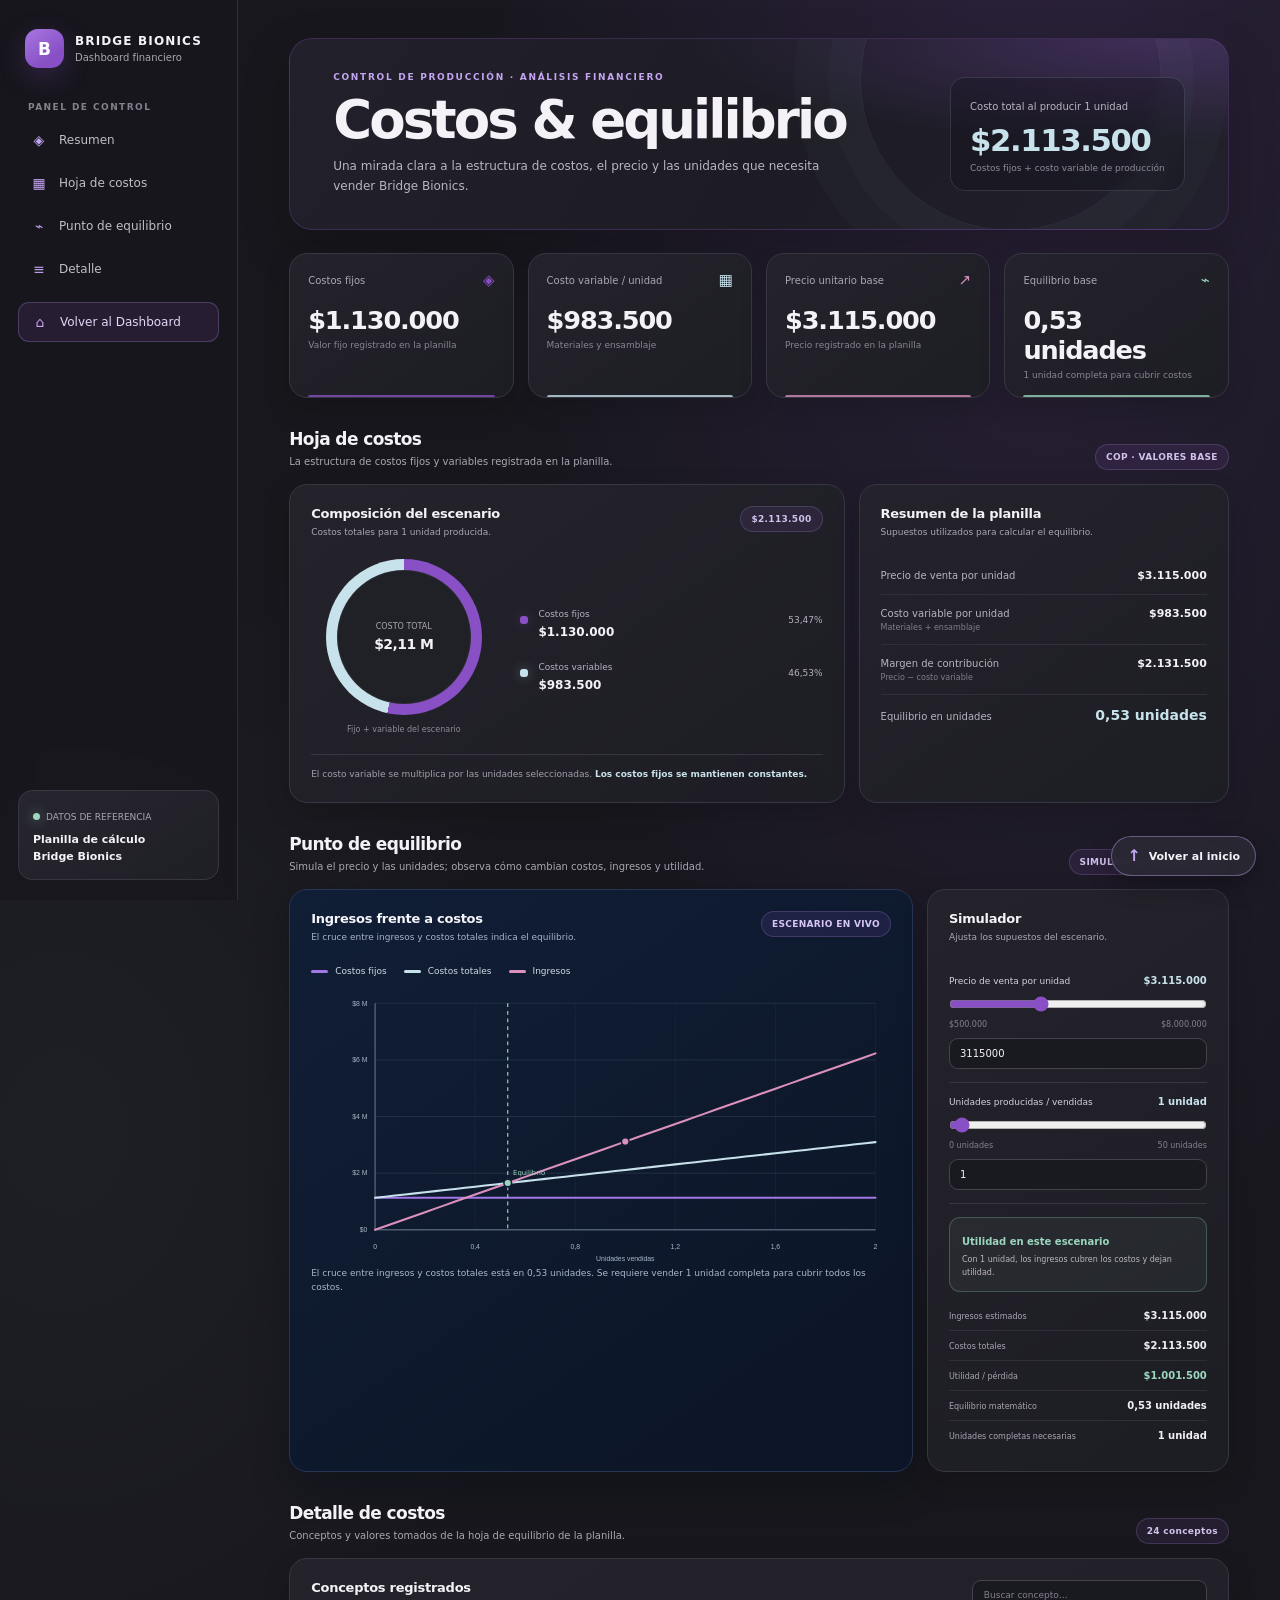
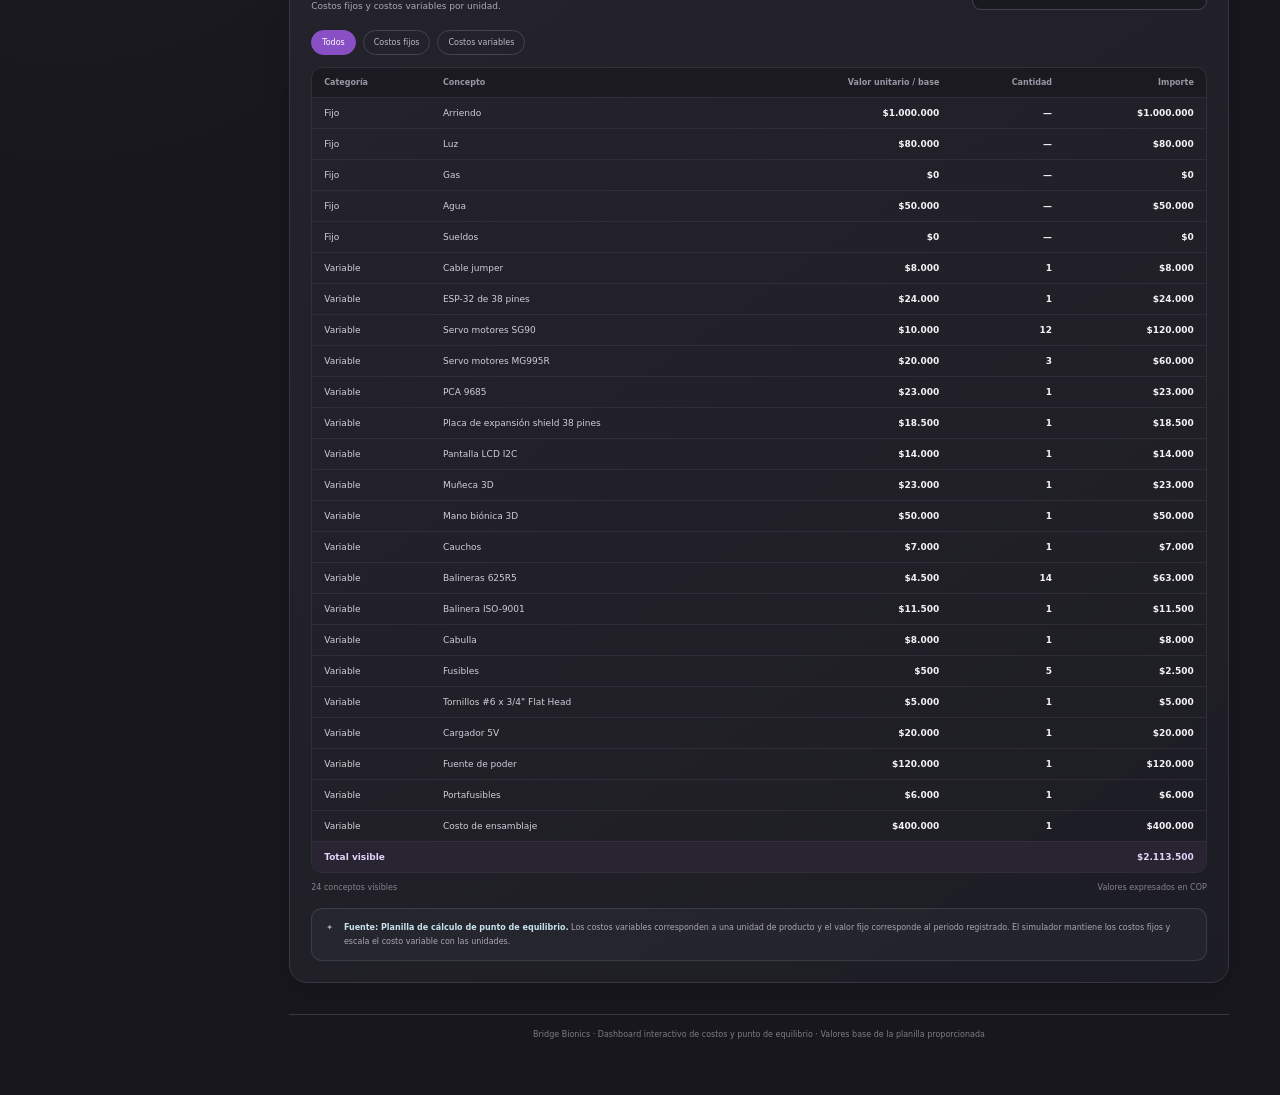
<file: Dashboard_Hoja_de_Costo/punto-de-equilibrio.html>
<!doctype html>
<html lang="es">
<head>
  <meta charset="utf-8">
  <meta http-equiv="refresh" content="0;url=index%20(3).html#equilibrio">
  <meta name="viewport" content="width=device-width, initial-scale=1">
  <title>Punto de equilibrio · Bridge Bionics</title>
</head>
<body>
  <p>El punto de equilibrio ahora forma parte del dashboard financiero integrado.</p>
  <p><a href="index%20(3).html#equilibrio">Abrir el simulador de punto de equilibrio</a></p>
  <script>location.replace("index%20(3).html#equilibrio");</script>
</body>
</html>
</file>
